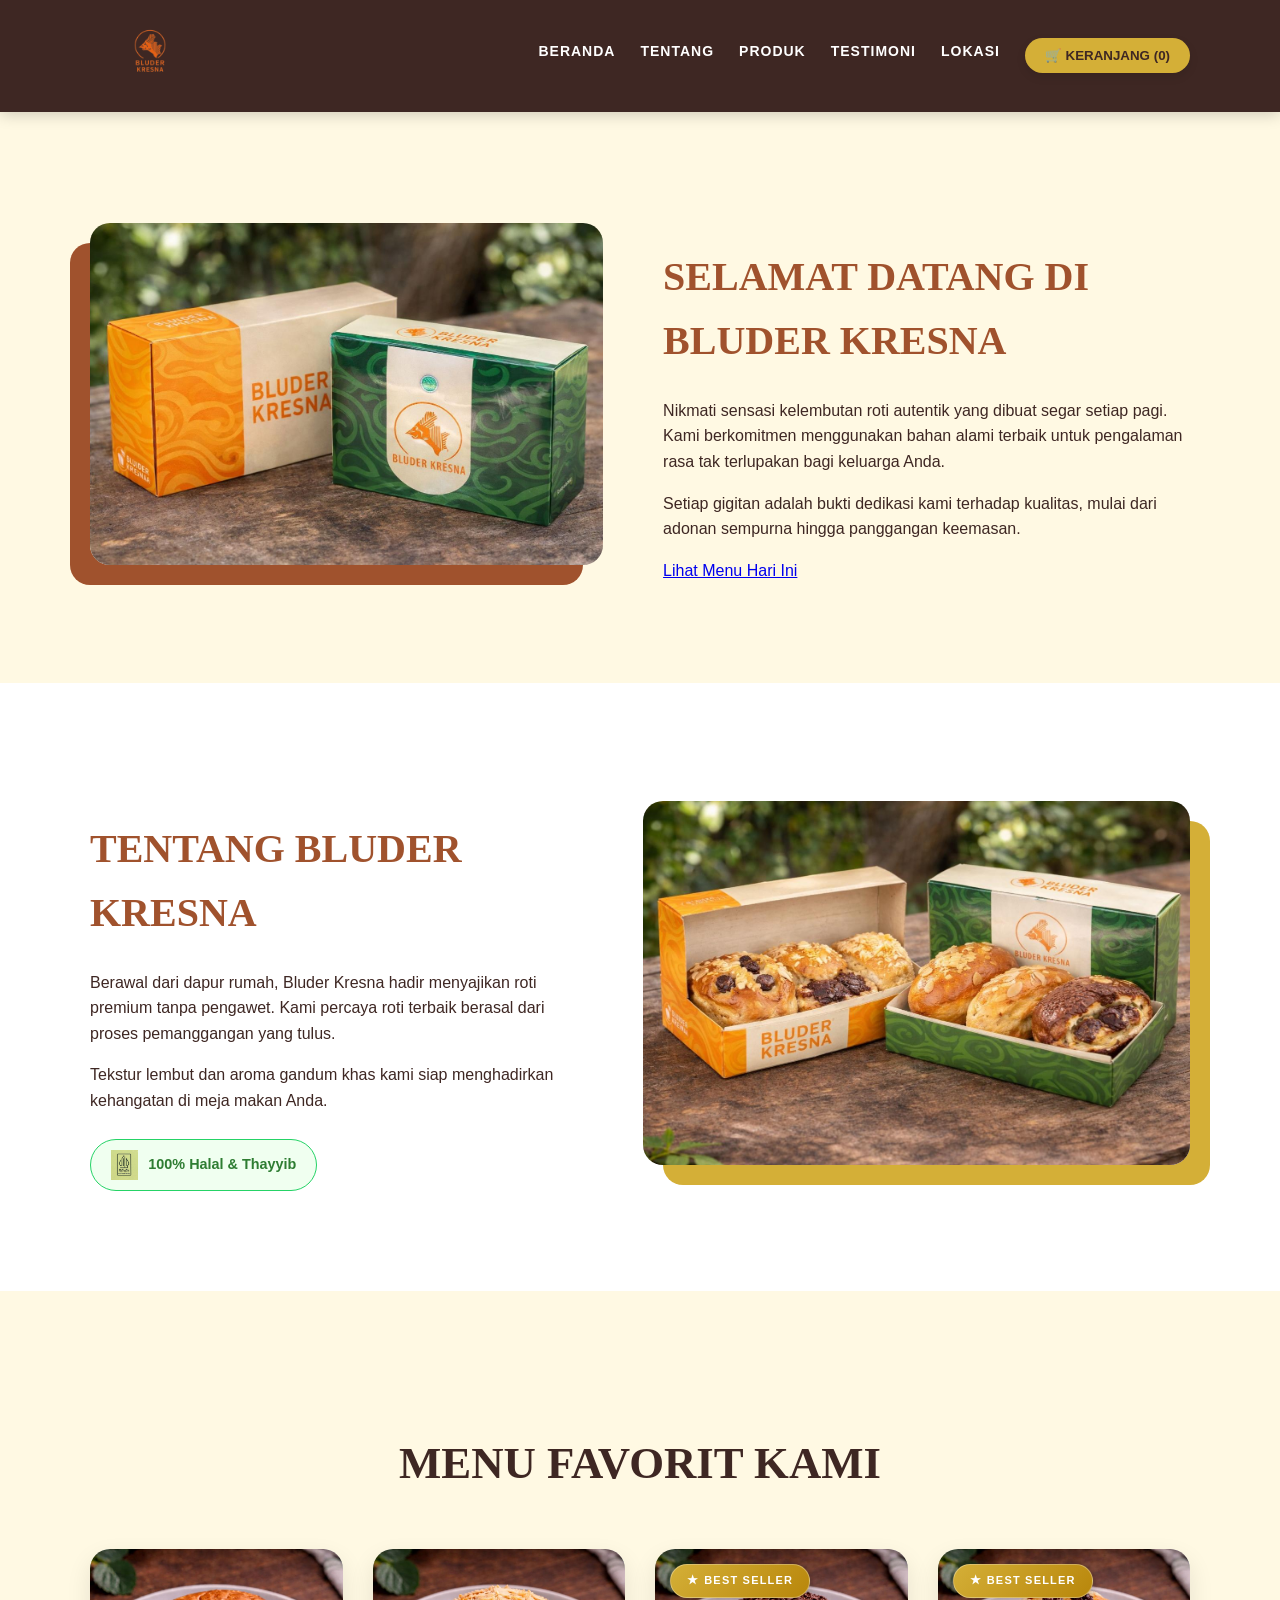
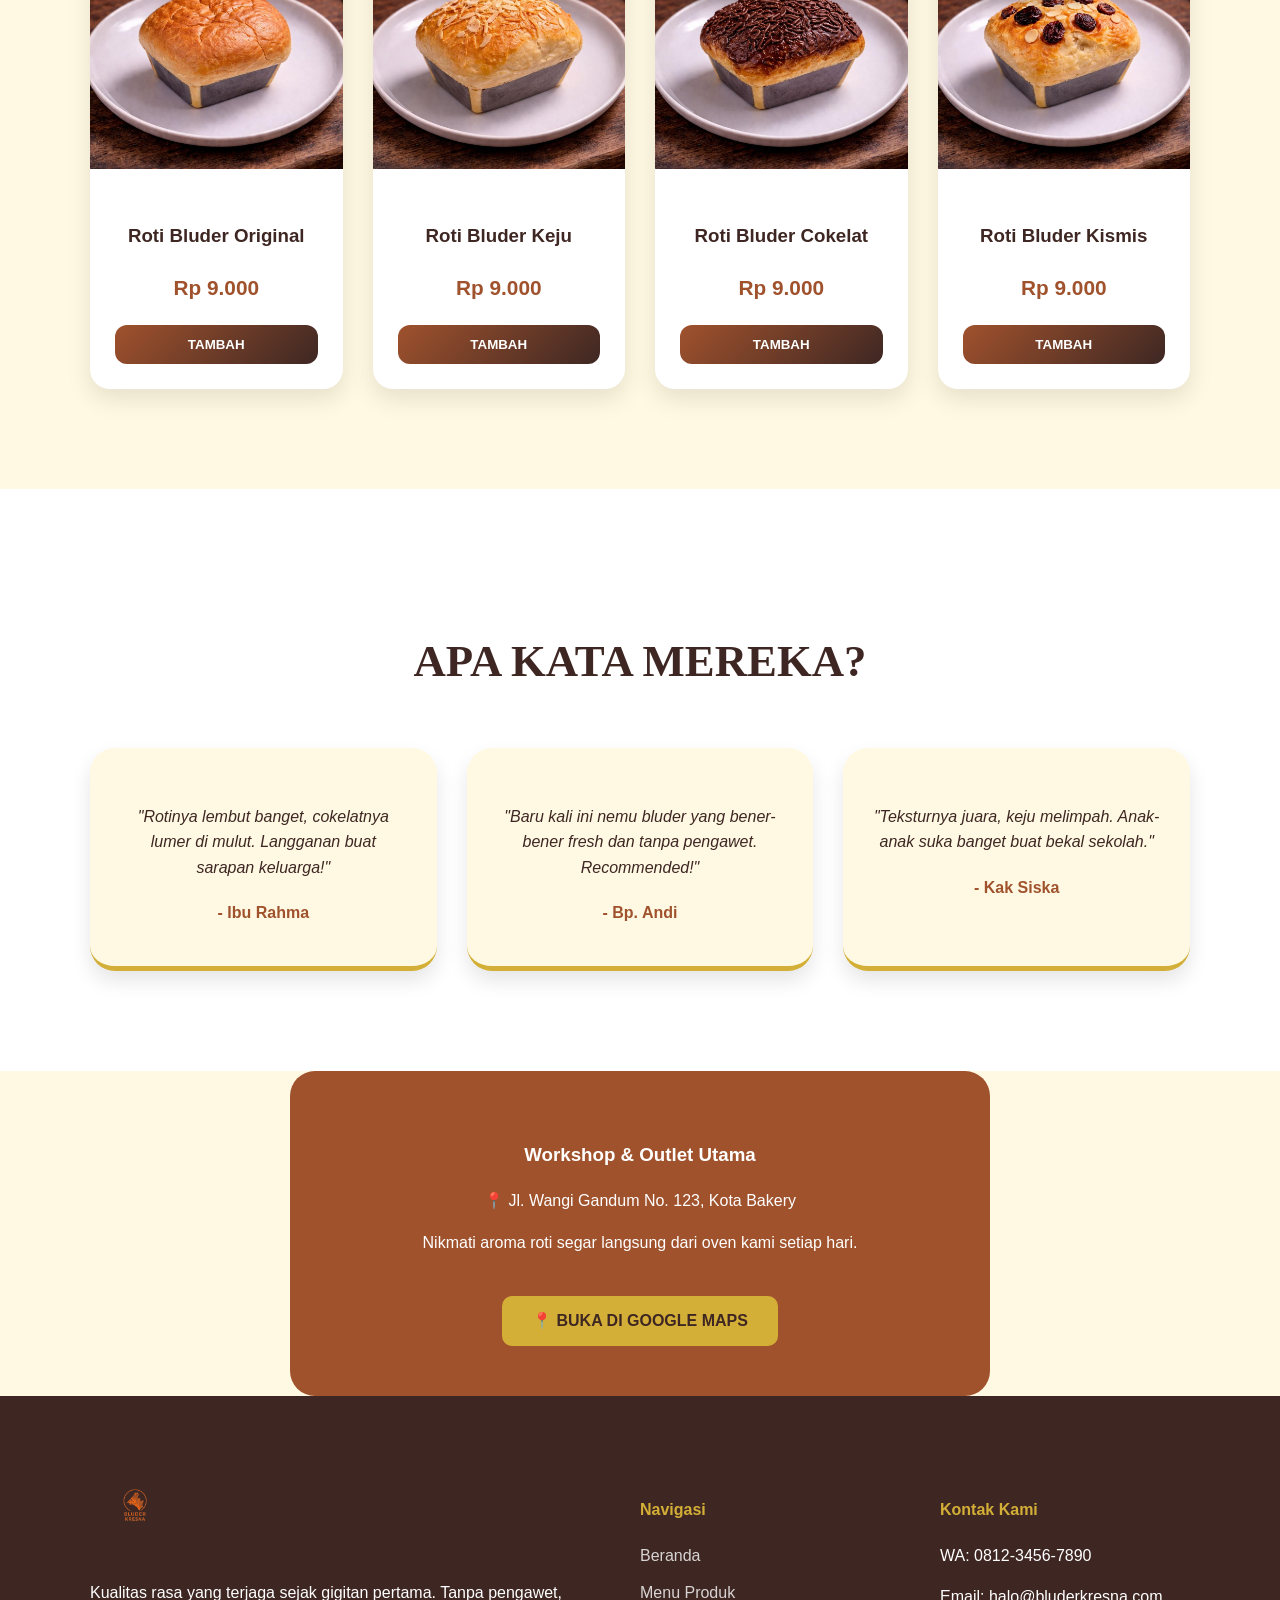
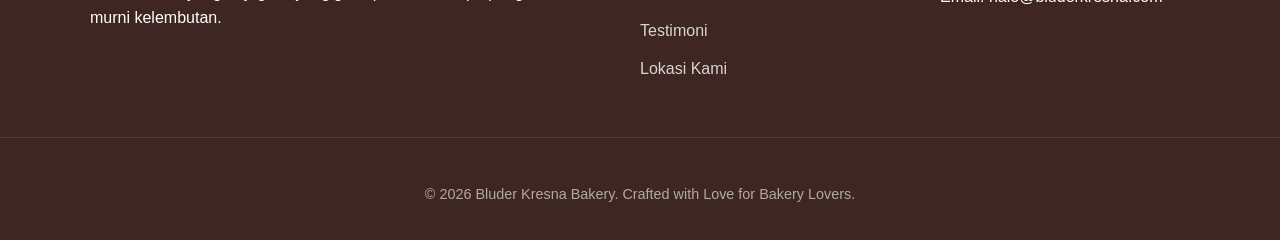
<file: index.html>
<!DOCTYPE html>
<html lang="id">
<head>
    <meta charset="UTF-8">
    <meta name="viewport" content="width=device-width, initial-scale=1.0">
    <!-- Meta tag keamanan & upgrade request otomatis ke HTTPS -->
    <meta http-equiv="Content-Security-Policy" content="upgrade-insecure-requests">
    <meta http-equiv="X-Content-Type-Options" content="nosniff">
    <title>Bluder Kresna | Premium Bakery & Pastry</title>
    <link rel="stylesheet" href="style.css">
</head>
<body>

    <!-- 1. NAVIGATION BAR -->
    <nav class="top-nav">
        <div class="container flex-nav">
            <div class="logo-wrapper">
                <img src="images/logo.png" alt="Bluder Kresna Logo" class="logo-img">
            </div>
            <ul class="nav-links">
                <li><a href="index.html">BERANDA</a></li>
                <li><a href="tentang.html">TENTANG</a></li>
                <li><a href="produk.html">PRODUK</a></li>
                <li><a href="testimoni.html">TESTIMONI</a></li>
                <li><a href="lokasi.html">LOKASI</a></li>
                <li class="cart-nav">
                    <button id="cartToggle" class="cart-button">
                        🛒 KERANJANG (<span id="cartCount">0</span>)
                    </button>
                </li>
            </ul>
        </div>
    </nav>

    <!-- 2. SECTION BERANDA (FOTO DI KIRI) -->
    <section id="beranda" class="welcome-section">
        <div class="container">
            <div class="welcome-content">
                <div class="welcome-image">
                    <img src="images/tentang.jpeg" alt="Suasana Toko Kami">
                </div>
                <div class="welcome-text">
                    <h2 class="title-left">SELAMAT DATANG DI BLUDER KRESNA</h2>
                    <p>Nikmati sensasi kelembutan roti autentik yang dibuat segar setiap pagi. Kami berkomitmen menggunakan bahan alami terbaik untuk pengalaman rasa tak terlupakan bagi keluarga Anda.</p>
                    <p>Setiap gigitan adalah bukti dedikasi kami terhadap kualitas, mulai dari adonan sempurna hingga panggangan keemasan.</p>
                    <a href="#produk" class="btn-secondary">Lihat Menu Hari Ini</a>
                </div>
            </div>
        </div>
    </section>

    <!-- 3. SECTION TENTANG KAMI (DENGAN KETERANGAN HALAL) -->
    <section id="tentang" class="about-section">
        <div class="container">
            <div class="about-content">
                <div class="about-text">
                    <h2 class="title-left">TENTANG BLUDER KRESNA</h2>
                    <p>Berawal dari dapur rumah, Bluder Kresna hadir menyajikan roti premium tanpa pengawet. Kami percaya roti terbaik berasal dari proses pemanggangan yang tulus.</p>
                    <p>Tekstur lembut dan aroma gandum khas kami siap menghadirkan kehangatan di meja makan Anda.</p>
                    
                    <!-- Keterangan Halal -->
                    <div class="halal-badge">
                        <img src="images/halal.jpeg" alt="Halal Icon">
                        <span>100% Halal & Thayyib</span>
                    </div>
                </div>
                <div class="about-image">
                    <img src="images/tentang2.jpeg" alt="Dapur Bakery Kami">
                </div>
            </div>
        </div>
    </section>

    <!-- 4. KATALOG PRODUK (4 ITEM) -->
    <section id="produk" class="product-section">
        <div class="container">
            <h2 class="title-center">MENU FAVORIT KAMI</h2>
            <div class="product-grid">
                <!-- Produk 1 -->
                <div class="card">
                    <img src="images/ori.jpeg" alt="Roti Bluder Original">
                    <div class="card-info">
                        <h3>Roti Bluder Original</h3>
                        <p class="price">Rp 9.000</p>
                        <button class="btn-add" data-name="Roti Bluder Original" data-price="9000">TAMBAH</button>
                    </div>
                </div>
                <!-- Produk 2 -->
                <div class="card">
                    <img src="images/keju.jpeg" alt="Roti Bluder Keju">
                    <div class="card-info">
                        <h3>Roti Bluder Keju</h3>
                        <p class="price">Rp 9.000</p>
                        <button class="btn-add" data-name="Roti Bluder Keju" data-price="9000">TAMBAH</button>
                    </div>
                </div>
                <!-- Produk 3 -->
                <div class="card">
                    <div class="card-badge">Best Seller</div>
                    <img src="images/coklat.jpeg" alt="Roti Bluder Cokelat">
                    <div class="card-info">
                        <h3>Roti Bluder Cokelat</h3>
                        <p class="price">Rp 9.000</p>
                        <button class="btn-add" data-name="Roti Bluder Cokelat" data-price="9000">TAMBAH</button>
                    </div>
                </div>
                <!-- Produk 4 -->
                <div class="card">
                    <div class="card-badge">Best Seller</div>
                    <img src="images/kismis.jpeg" alt="Roti Bluder Kismis">
                    <div class="card-info">
                        <h3>Roti Bluder Kismis</h3>
                        <p class="price">Rp 9.000</p>
                        <button class="btn-add" data-name="Roti Bluder Kismis" data-price="9000">TAMBAH</button>
                    </div>
                </div>
            </div>
        </div>
    </section>

    <!-- 5. SECTION TESTIMONI -->
    <section id="testimoni" class="testimonial-section">
        <div class="container">
            <h2 class="title-center">APA KATA MEREKA?</h2>
            <div class="testimonial-grid">
                <div class="testi-card">
                    <p>"Rotinya lembut banget, cokelatnya lumer di mulut. Langganan buat sarapan keluarga!"</p>
                    <h4>- Ibu Rahma</h4>
                </div>
                <div class="testi-card">
                    <p>"Baru kali ini nemu bluder yang bener-bener fresh dan tanpa pengawet. Recommended!"</p>
                    <h4>- Bp. Andi</h4>
                </div>
                <div class="testi-card">
                    <p>"Teksturnya juara, keju melimpah. Anak-anak suka banget buat bekal sekolah."</p>
                    <h4>- Kak Siska</h4>
                </div>
            </div>
        </div>
    </section>

    <!-- 6. LOKASI TOKO -->
    <section id="lokasi" class="location-section">
        <div class="container">
            <div class="location-simple-card">
                <h3>Workshop & Outlet Utama</h3>
                <p>📍 Jl. Wangi Gandum No. 123, Kota Bakery</p>
                <p>Nikmati aroma roti segar langsung dari oven kami setiap hari.</p>
                <a href="https://goo.gl/maps/link-anda" target="_blank" rel="noopener noreferrer" class="btn-maps">
                    📍 BUKA DI GOOGLE MAPS
                </a>
            </div>
        </div>
    </section>
    
    <!-- 7. FOOTER (LENGKAP) -->
    <footer class="site-footer">
        <div class="container footer-grid">
            <div class="footer-info">
                <img src="images/logo.png" alt="Bluder Kresna" class="footer-logo">
                <p>Kualitas rasa yang terjaga sejak gigitan pertama. Tanpa pengawet, murni kelembutan.</p>
            </div>
            <div class="footer-nav">
                <h4>Navigasi</h4>
                <ul>
                    <li><a href="index.html">Beranda</a></li>
                    <li><a href="produk.html">Menu Produk</a></li>
                    <li><a href="testimoni.html">Testimoni</a></li>
                    <li><a href="lokasi.html">Lokasi Kami</a></li>
                </ul>
            </div>
            <div class="footer-contact">
                <h4>Kontak Kami</h4>
                <p>WA: 0812-3456-7890</p>
                <p>Email: halo@bluderkresna.com</p>
            </div>
        </div>
        <div class="footer-bottom">
            <p>&copy; 2026 Bluder Kresna Bakery. Crafted with Love for Bakery Lovers.</p>
        </div>
    </footer>

    <!-- 8. MODAL CHECKOUT & KERANJANG -->
    <div id="cartModal" class="modal hidden">
        <div class="modal-content">
            <div class="modal-header">
                <h2>📋 Checkout Pesanan</h2>
                <button id="closeModal" class="close-btn">&times;</button>
            </div>
            <div class="modal-body">
                <div class="customer-form">
                    <input type="text" id="custName" placeholder="Nama Lengkap" autocomplete="name" required>
                    <input type="text" id="custAddress" placeholder="Alamat Lengkap" required>
                    <input type="tel" id="custPhone" placeholder="Nomor WhatsApp (Contoh: 62812...)" required>
                    <select id="payMethod" class="pay-select">
                        <option value="Bayar Ditempat">Bayar Ditempat (COD)</option>
                        <option value="QRIS">QRIS</option>
                        <option value="Bank BCA">Transfer Bank BCA</option>
                        <option value="Bank Mandiri">Transfer Bank Mandiri</option>
                    </select>
                </div>
                <hr>
                <ul id="modalItemList"></ul>
                <div class="modal-summary">
                    <h3>Total Bayar: Rp <span id="modalTotal">0</span></h3>
                </div>
            </div>
            <div class="modal-footer">
                <button id="finalOrderBtn" class="btn-confirm">KIRIM PESANAN KE WHATSAPP</button>
            </div>
        </div>
    </div>

    <script src="main.js"></script>
</body>
</html>
</file>
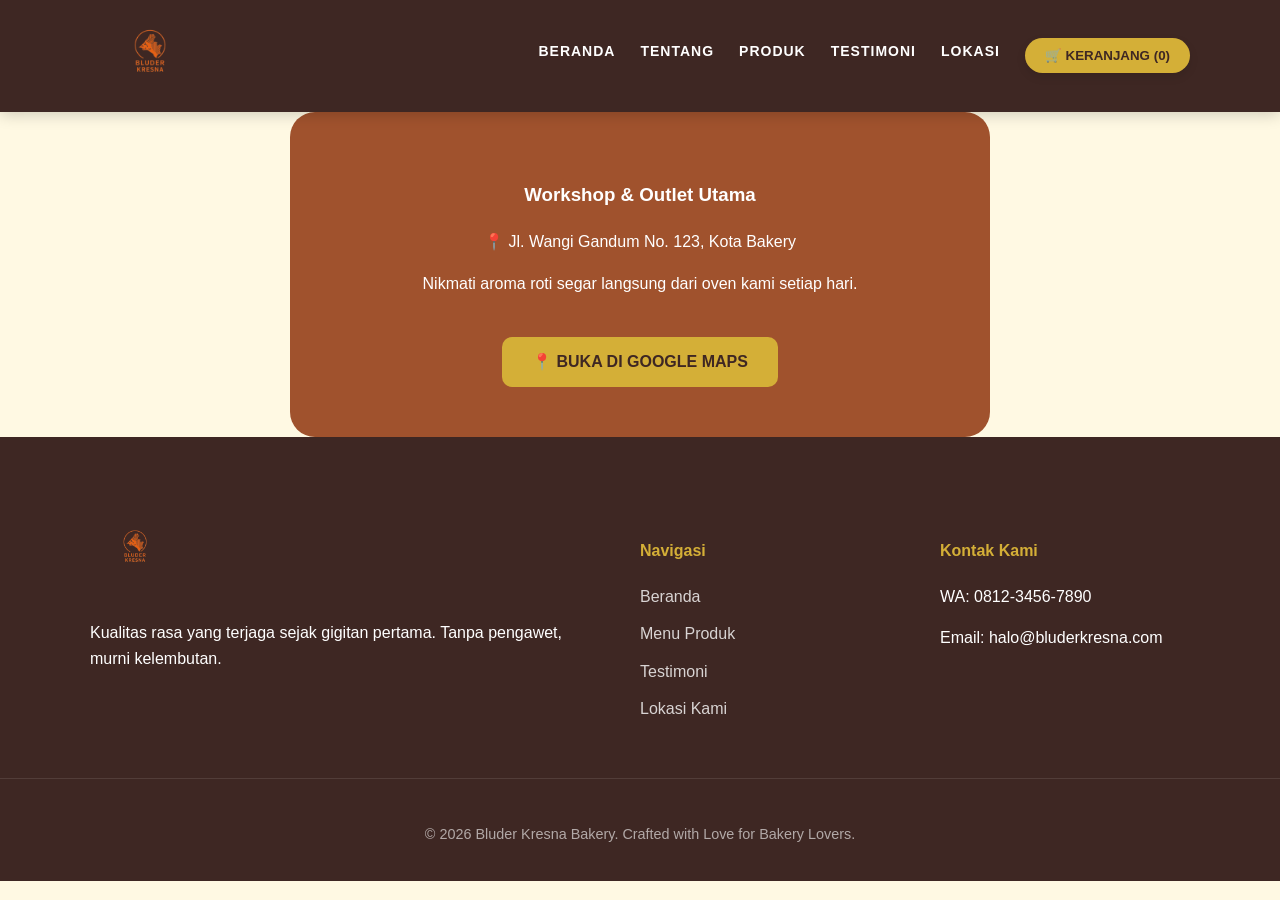
<file: lokasi.html>
<!DOCTYPE html>
<html lang="id">
<head>
    <meta charset="UTF-8">
    <meta name="viewport" content="width=device-width, initial-scale=1.0">
    <!-- Meta tag keamanan & upgrade request otomatis ke HTTPS -->
    <meta http-equiv="Content-Security-Policy" content="upgrade-insecure-requests">
    <meta http-equiv="X-Content-Type-Options" content="nosniff">
    <title>Bluder Kresna | Premium Bakery & Pastry</title>
    <link rel="stylesheet" href="style.css">
</head>
<body>

    <!-- 1. NAVIGATION BAR -->
    <nav class="top-nav">
        <div class="container flex-nav">
            <div class="logo-wrapper">
                <img src="images/logo.png" alt="Bluder Kresna Logo" class="logo-img">
            </div>
            <ul class="nav-links">
                <li><a href="index.html">BERANDA</a></li>
                <li><a href="tentang.html">TENTANG</a></li>
                <li><a href="produk.html">PRODUK</a></li>
                <li><a href="testimoni.html">TESTIMONI</a></li>
                <li><a href="lokasi.html">LOKASI</a></li>
                <li class="cart-nav">
                    <button id="cartToggle" class="cart-button">
                        🛒 KERANJANG (<span id="cartCount">0</span>)
                    </button>
                </li>
            </ul>
        </div>
    </nav>

  <!-- 6. LOKASI TOKO -->
    <section id="lokasi" class="location-section">
        <div class="container">
            <div class="location-simple-card">
                <h3>Workshop & Outlet Utama</h3>
                <p>📍 Jl. Wangi Gandum No. 123, Kota Bakery</p>
                <p>Nikmati aroma roti segar langsung dari oven kami setiap hari.</p>
                <a href="https://goo.gl/maps/link-anda" target="_blank" rel="noopener noreferrer" class="btn-maps">
                    📍 BUKA DI GOOGLE MAPS
                </a>
            </div>
        </div>
    </section>
   <!-- 7. FOOTER (LENGKAP) -->
    <footer class="site-footer">
        <div class="container footer-grid">
            <div class="footer-info">
                <img src="images/logo.png" alt="Bluder Kresna" class="footer-logo">
                <p>Kualitas rasa yang terjaga sejak gigitan pertama. Tanpa pengawet, murni kelembutan.</p>
            </div>
            <div class="footer-nav">
                <h4>Navigasi</h4>
                <ul>
                    <li><a href="index.html">Beranda</a></li>
                    <li><a href="produk.html">Menu Produk</a></li>
                    <li><a href="testimoni.html">Testimoni</a></li>
                    <li><a href="lokasi.html">Lokasi Kami</a></li>
                </ul>
            </div>
            <div class="footer-contact">
                <h4>Kontak Kami</h4>
                <p>WA: 0812-3456-7890</p>
                <p>Email: halo@bluderkresna.com</p>
            </div>
        </div>
        <div class="footer-bottom">
            <p>&copy; 2026 Bluder Kresna Bakery. Crafted with Love for Bakery Lovers.</p>
        </div>
    </footer>

    <!-- 8. MODAL CHECKOUT & KERANJANG -->
    <div id="cartModal" class="modal hidden">
        <div class="modal-content">
            <div class="modal-header">
                <h2>📋 Checkout Pesanan</h2>
                <button id="closeModal" class="close-btn">&times;</button>
            </div>
            <div class="modal-body">
                <div class="customer-form">
                    <input type="text" id="custName" placeholder="Nama Lengkap" autocomplete="name" required>
                    <input type="text" id="custAddress" placeholder="Alamat Lengkap" required>
                    <input type="tel" id="custPhone" placeholder="Nomor WhatsApp (Contoh: 62812...)" required>
                    <select id="payMethod" class="pay-select">
                        <option value="Bayar Ditempat">Bayar Ditempat (COD)</option>
                        <option value="QRIS">QRIS</option>
                        <option value="Bank BCA">Transfer Bank BCA</option>
                        <option value="Bank Mandiri">Transfer Bank Mandiri</option>
                    </select>
                </div>
                <hr>
                <ul id="modalItemList"></ul>
                <div class="modal-summary">
                    <h3>Total Bayar: Rp <span id="modalTotal">0</span></h3>
                </div>
            </div>
            <div class="modal-footer">
                <button id="finalOrderBtn" class="btn-confirm">KIRIM PESANAN KE WHATSAPP</button>
            </div>
        </div>
    </div>

    <script src="main.js"></script>
</body>
</html>
</file>
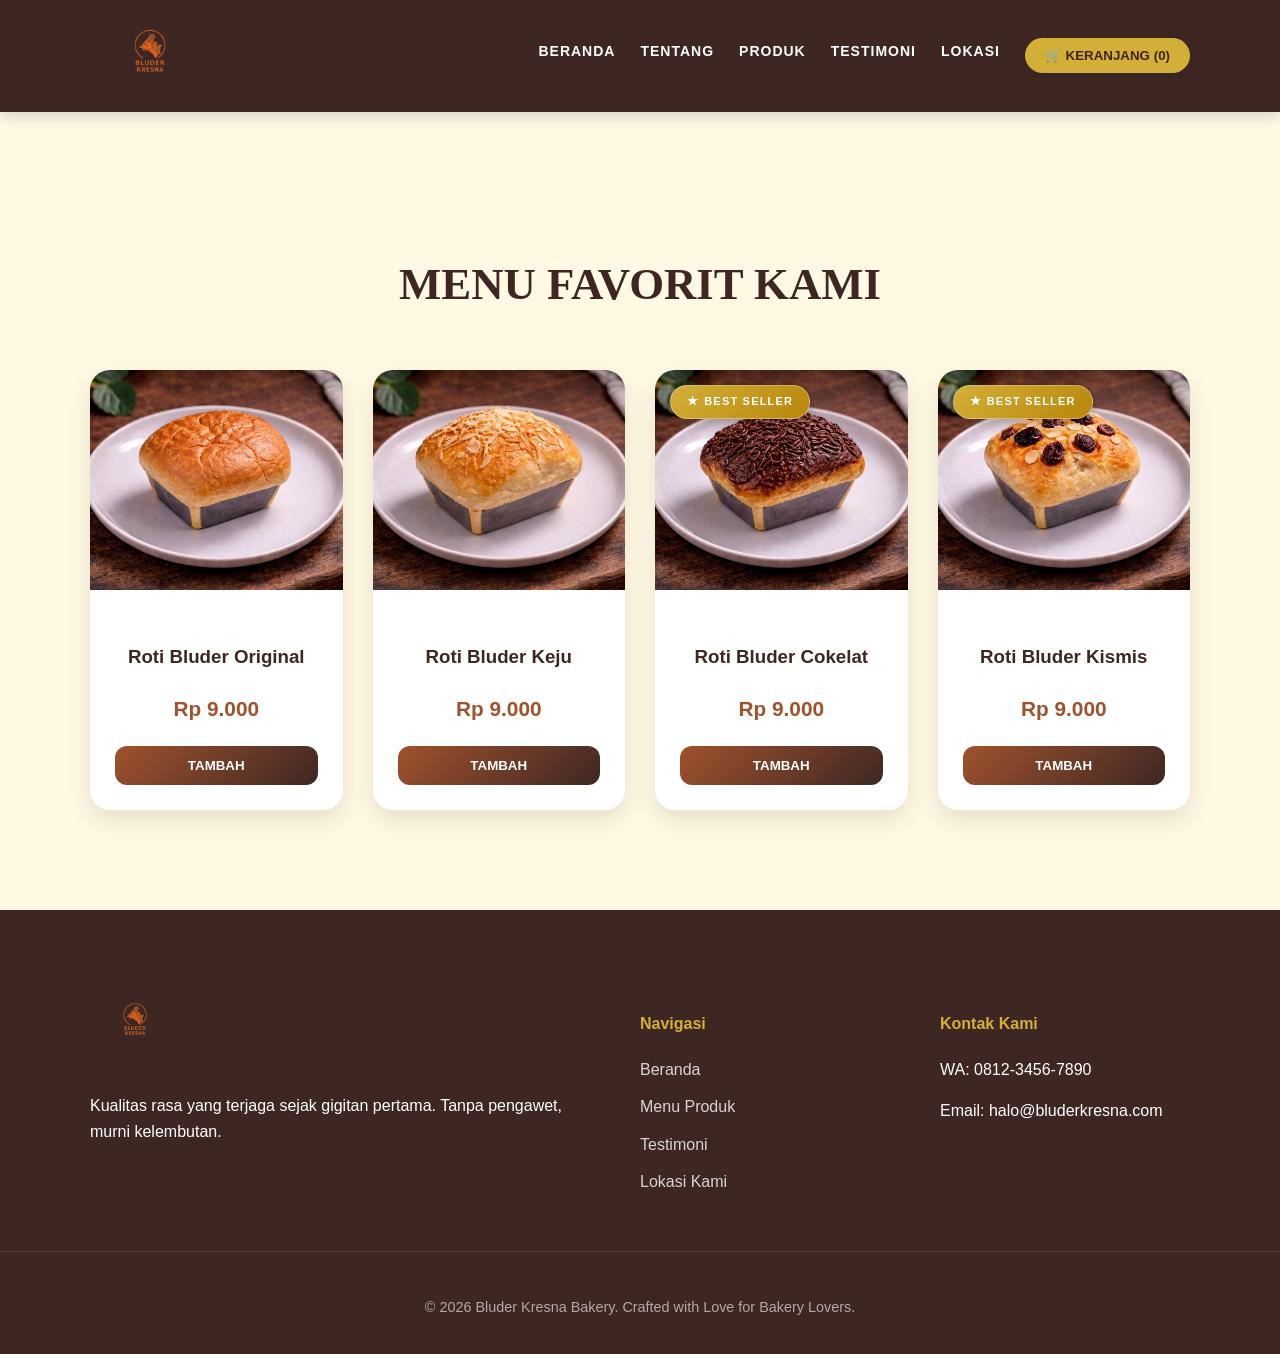
<file: produk.html>
<!DOCTYPE html>
<html lang="id">
<head>
    <meta charset="UTF-8">
    <meta name="viewport" content="width=device-width, initial-scale=1.0">
    <!-- Meta tag keamanan & upgrade request otomatis ke HTTPS -->
    <meta http-equiv="Content-Security-Policy" content="upgrade-insecure-requests">
    <meta http-equiv="X-Content-Type-Options" content="nosniff">
    <title>Bluder Kresna | Premium Bakery & Pastry</title>
    <link rel="stylesheet" href="style.css">
</head>
<body>

    <!-- 1. NAVIGATION BAR -->
    <nav class="top-nav">
        <div class="container flex-nav">
            <div class="logo-wrapper">
                <img src="images/logo.png" alt="Bluder Kresna Logo" class="logo-img">
            </div>
            <ul class="nav-links">
                <li><a href="index.html">BERANDA</a></li>
                <li><a href="tentang.html">TENTANG</a></li>
                <li><a href="produk.html">PRODUK</a></li>
                <li><a href="testimoni.html">TESTIMONI</a></li>
                <li><a href="lokasi.html">LOKASI</a></li>
                <li class="cart-nav">
                    <button id="cartToggle" class="cart-button">
                        🛒 KERANJANG (<span id="cartCount">0</span>)
                    </button>
                </li>
            </ul>
        </div>
    </nav>

     <!-- 4. KATALOG PRODUK (4 ITEM) -->
    <section id="produk" class="product-section">
        <div class="container">
            <h2 class="title-center">MENU FAVORIT KAMI</h2>
            <div class="product-grid">
                <!-- Produk 1 -->
                <div class="card">
                    <img src="images/ori.jpeg" alt="Roti Bluder Original">
                    <div class="card-info">
                        <h3>Roti Bluder Original</h3>
                        <p class="price">Rp 9.000</p>
                        <button class="btn-add" data-name="Roti Bluder Original" data-price="9000">TAMBAH</button>
                    </div>
                </div>
                <!-- Produk 2 -->
                <div class="card">
                    <img src="images/keju.jpeg" alt="Roti Bluder Keju">
                    <div class="card-info">
                        <h3>Roti Bluder Keju</h3>
                        <p class="price">Rp 9.000</p>
                        <button class="btn-add" data-name="Roti Bluder Keju" data-price="9000">TAMBAH</button>
                    </div>
                </div>
                <!-- Produk 3 -->
                <div class="card">
                    <div class="card-badge">Best Seller</div>
                    <img src="images/coklat.jpeg" alt="Roti Bluder Cokelat">
                    <div class="card-info">
                        <h3>Roti Bluder Cokelat</h3>
                        <p class="price">Rp 9.000</p>
                        <button class="btn-add" data-name="Roti Bluder Cokelat" data-price="9000">TAMBAH</button>
                    </div>
                </div>
                <!-- Produk 4 -->
                <div class="card">
                    <div class="card-badge">Best Seller</div>
                    <img src="images/kismis.jpeg" alt="Roti Bluder Kismis">
                    <div class="card-info">
                        <h3>Roti Bluder Kismis</h3>
                        <p class="price">Rp 9.000</p>
                        <button class="btn-add" data-name="Roti Bluder Kismis" data-price="9000">TAMBAH</button>
                    </div>
                </div>
            </div>
        </div>
    </section>
   <!-- 7. FOOTER (LENGKAP) -->
    <footer class="site-footer">
        <div class="container footer-grid">
            <div class="footer-info">
                <img src="images/logo.png" alt="Bluder Kresna" class="footer-logo">
                <p>Kualitas rasa yang terjaga sejak gigitan pertama. Tanpa pengawet, murni kelembutan.</p>
            </div>
            <div class="footer-nav">
                <h4>Navigasi</h4>
                <ul>
                    <li><a href="index.html">Beranda</a></li>
                    <li><a href="produk.html">Menu Produk</a></li>
                    <li><a href="testimoni.html">Testimoni</a></li>
                    <li><a href="lokasi.html">Lokasi Kami</a></li>
                </ul>
            </div>
            <div class="footer-contact">
                <h4>Kontak Kami</h4>
                <p>WA: 0812-3456-7890</p>
                <p>Email: halo@bluderkresna.com</p>
            </div>
        </div>
        <div class="footer-bottom">
            <p>&copy; 2026 Bluder Kresna Bakery. Crafted with Love for Bakery Lovers.</p>
        </div>
    </footer>

    <!-- 8. MODAL CHECKOUT & KERANJANG -->
    <div id="cartModal" class="modal hidden">
        <div class="modal-content">
            <div class="modal-header">
                <h2>📋 Checkout Pesanan</h2>
                <button id="closeModal" class="close-btn">&times;</button>
            </div>
            <div class="modal-body">
                <div class="customer-form">
                    <input type="text" id="custName" placeholder="Nama Lengkap" autocomplete="name" required>
                    <input type="text" id="custAddress" placeholder="Alamat Lengkap" required>
                    <input type="tel" id="custPhone" placeholder="Nomor WhatsApp (Contoh: 62812...)" required>
                    <select id="payMethod" class="pay-select">
                        <option value="Bayar Ditempat">Bayar Ditempat (COD)</option>
                        <option value="QRIS">QRIS</option>
                        <option value="Bank BCA">Transfer Bank BCA</option>
                        <option value="Bank Mandiri">Transfer Bank Mandiri</option>
                    </select>
                </div>
                <hr>
                <ul id="modalItemList"></ul>
                <div class="modal-summary">
                    <h3>Total Bayar: Rp <span id="modalTotal">0</span></h3>
                </div>
            </div>
            <div class="modal-footer">
                <button id="finalOrderBtn" class="btn-confirm">KIRIM PESANAN KE WHATSAPP</button>
            </div>
        </div>
    </div>

    <script src="main.js"></script>
</body>
</html>
</file>
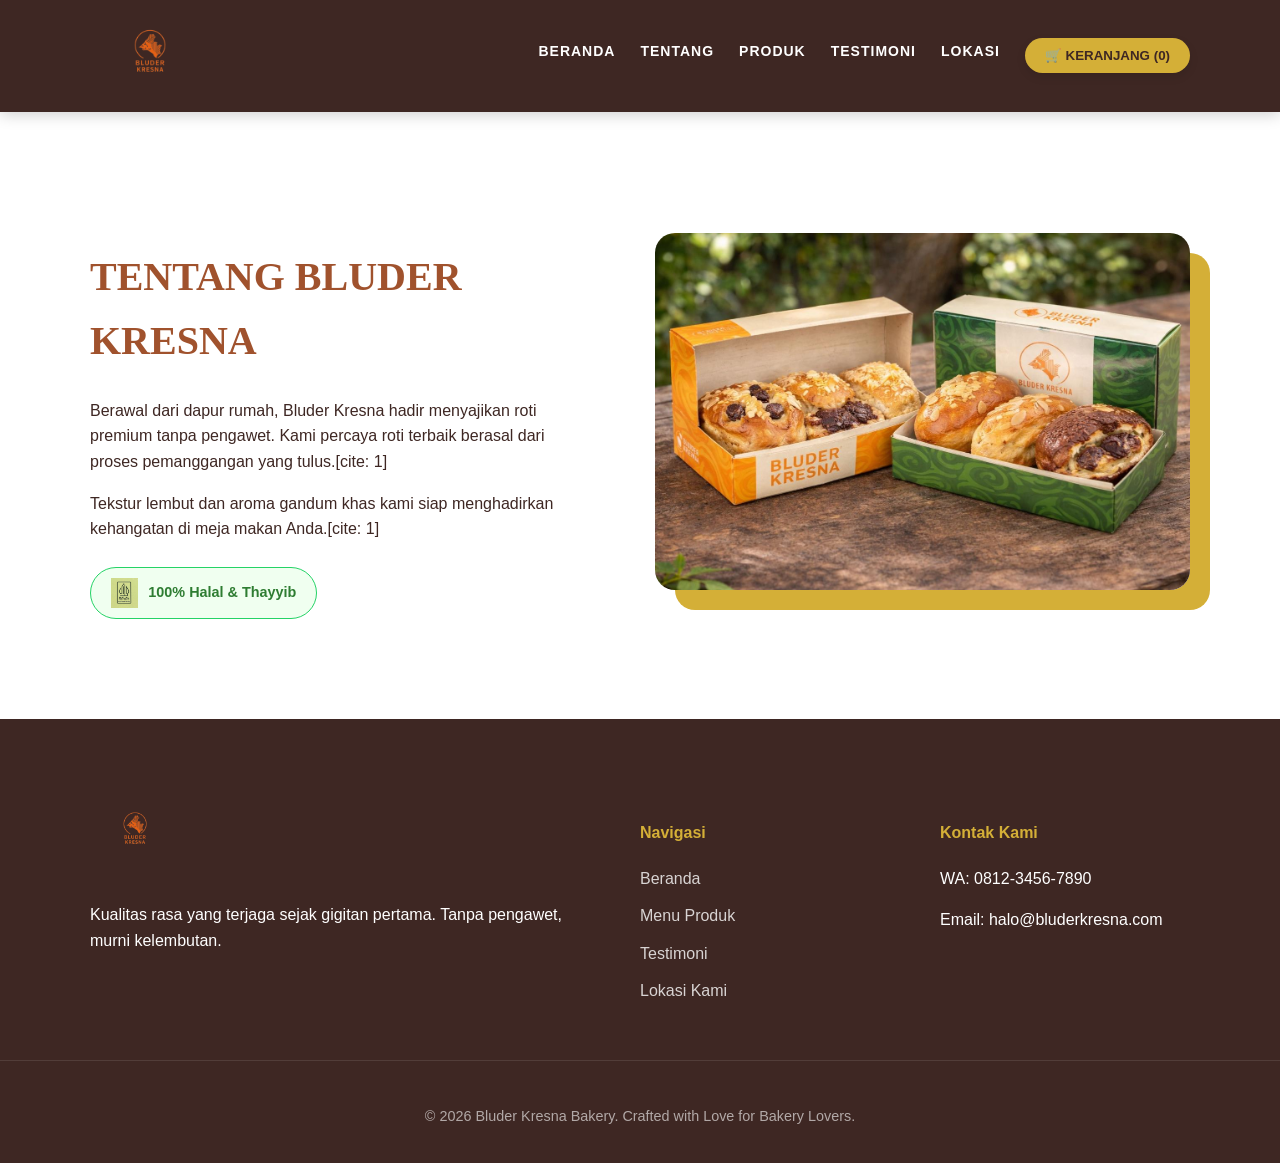
<file: tentang.html>
<!DOCTYPE html>
<html lang="id">
<head>
    <meta charset="UTF-8">
    <meta name="viewport" content="width=device-width, initial-scale=1.0">
    <!-- Meta tag keamanan & upgrade request otomatis ke HTTPS -->
    <meta http-equiv="Content-Security-Policy" content="upgrade-insecure-requests">
    <meta http-equiv="X-Content-Type-Options" content="nosniff">
    <title>Bluder Kresna | Premium Bakery & Pastry</title>
    <link rel="stylesheet" href="style.css">
</head>
<body>

    <!-- 1. NAVIGATION BAR -->
    <nav class="top-nav">
        <div class="container flex-nav">
            <div class="logo-wrapper">
                <img src="images/logo.png" alt="Bluder Kresna Logo" class="logo-img">
            </div>
            <ul class="nav-links">
                <li><a href="index.html">BERANDA</a></li>
                <li><a href="tentang.html">TENTANG</a></li>
                <li><a href="produk.html">PRODUK</a></li>
                <li><a href="testimoni.html">TESTIMONI</a></li>
                <li><a href="lokasi.html">LOKASI</a></li>
                <li class="cart-nav">
                    <button id="cartToggle" class="cart-button">
                        🛒 KERANJANG (<span id="cartCount">0</span>)
                    </button>
                </li>
            </ul>
        </div>
    </nav>

 <section id="tentang" class="about-section">
        <div class="container">
            <div class="about-content">
                <div class="about-text">
                    <h2 class="title-left">TENTANG BLUDER KRESNA</h2>
                    <p>Berawal dari dapur rumah, Bluder Kresna hadir menyajikan roti premium tanpa pengawet. Kami percaya roti terbaik berasal dari proses pemanggangan yang tulus.[cite: 1]</p>
                    <p>Tekstur lembut dan aroma gandum khas kami siap menghadirkan kehangatan di meja makan Anda.[cite: 1]</p>
                    
                    <!-- Keterangan Halal -->
                    <div class="halal-badge">
                        <img src="images/halal.jpeg" alt="Halal Icon">
                        <span>100% Halal & Thayyib</span>
                    </div>
                </div>
                <div class="about-image">
                    <img src="images/tentang2.jpeg" alt="Dapur Bakery Kami">
                </div>
            </div>
        </div>
    </section>
   <!-- 7. FOOTER (LENGKAP) -->
    <footer class="site-footer">
        <div class="container footer-grid">
            <div class="footer-info">
                <img src="images/logo.png" alt="Bluder Kresna" class="footer-logo">
                <p>Kualitas rasa yang terjaga sejak gigitan pertama. Tanpa pengawet, murni kelembutan.</p>
            </div>
            <div class="footer-nav">
                <h4>Navigasi</h4>
                <ul>
                    <li><a href="index.html">Beranda</a></li>
                    <li><a href="produk.html">Menu Produk</a></li>
                    <li><a href="testimoni.html">Testimoni</a></li>
                    <li><a href="lokasi.html">Lokasi Kami</a></li>
                </ul>
            </div>
            <div class="footer-contact">
                <h4>Kontak Kami</h4>
                <p>WA: 0812-3456-7890</p>
                <p>Email: halo@bluderkresna.com</p>
            </div>
        </div>
        <div class="footer-bottom">
            <p>&copy; 2026 Bluder Kresna Bakery. Crafted with Love for Bakery Lovers.</p>
        </div>
    </footer>

    <!-- 8. MODAL CHECKOUT & KERANJANG -->
    <div id="cartModal" class="modal hidden">
        <div class="modal-content">
            <div class="modal-header">
                <h2>📋 Checkout Pesanan</h2>
                <button id="closeModal" class="close-btn">&times;</button>
            </div>
            <div class="modal-body">
                <div class="customer-form">
                    <input type="text" id="custName" placeholder="Nama Lengkap" autocomplete="name" required>
                    <input type="text" id="custAddress" placeholder="Alamat Lengkap" required>
                    <input type="tel" id="custPhone" placeholder="Nomor WhatsApp (Contoh: 62812...)" required>
                    <select id="payMethod" class="pay-select">
                        <option value="Bayar Ditempat">Bayar Ditempat (COD)</option>
                        <option value="QRIS">QRIS</option>
                        <option value="Bank BCA">Transfer Bank BCA</option>
                        <option value="Bank Mandiri">Transfer Bank Mandiri</option>
                    </select>
                </div>
                <hr>
                <ul id="modalItemList"></ul>
                <div class="modal-summary">
                    <h3>Total Bayar: Rp <span id="modalTotal">0</span></h3>
                </div>
            </div>
            <div class="modal-footer">
                <button id="finalOrderBtn" class="btn-confirm">KIRIM PESANAN KE WHATSAPP</button>
            </div>
        </div>
    </div>

    <script src="main.js"></script>
</body>
</html>
</file>
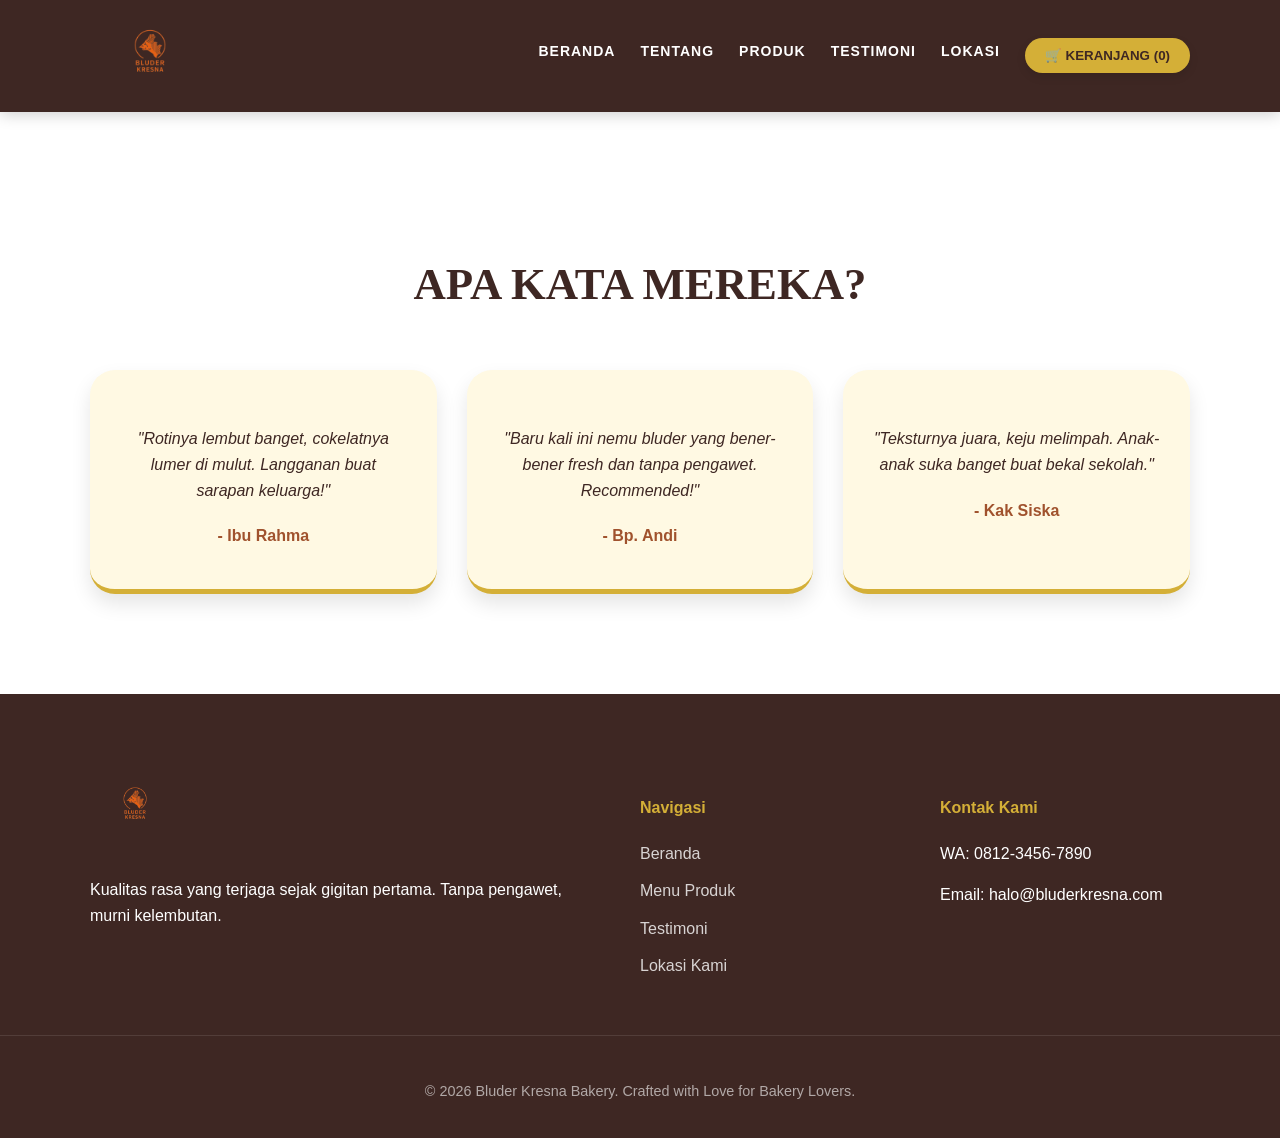
<file: testimoni.html>
<!DOCTYPE html>
<html lang="id">
<head>
    <meta charset="UTF-8">
    <meta name="viewport" content="width=device-width, initial-scale=1.0">
    <!-- Meta tag keamanan & upgrade request otomatis ke HTTPS -->
    <meta http-equiv="Content-Security-Policy" content="upgrade-insecure-requests">
    <meta http-equiv="X-Content-Type-Options" content="nosniff">
    <title>Bluder Kresna | Premium Bakery & Pastry</title>
    <link rel="stylesheet" href="style.css">
</head>
<body>

    <!-- 1. NAVIGATION BAR -->
    <nav class="top-nav">
        <div class="container flex-nav">
            <div class="logo-wrapper">
                <img src="images/logo.png" alt="Bluder Kresna Logo" class="logo-img">
            </div>
            <ul class="nav-links">
                <li><a href="index.html">BERANDA</a></li>
                <li><a href="tentang.html">TENTANG</a></li>
                <li><a href="produk.html">PRODUK</a></li>
                <li><a href="testimoni.html">TESTIMONI</a></li>
                <li><a href="lokasi.html">LOKASI</a></li>
                <li class="cart-nav">
                    <button id="cartToggle" class="cart-button">
                        🛒 KERANJANG (<span id="cartCount">0</span>)
                    </button>
                </li>
            </ul>
        </div>
    </nav>

   <!-- 5. SECTION TESTIMONI -->
    <section id="testimoni" class="testimonial-section">
        <div class="container">
            <h2 class="title-center">APA KATA MEREKA?</h2>
            <div class="testimonial-grid">
                <div class="testi-card">
                    <p>"Rotinya lembut banget, cokelatnya lumer di mulut. Langganan buat sarapan keluarga!"</p>
                    <h4>- Ibu Rahma</h4>
                </div>
                <div class="testi-card">
                    <p>"Baru kali ini nemu bluder yang bener-bener fresh dan tanpa pengawet. Recommended!"</p>
                    <h4>- Bp. Andi</h4>
                </div>
                <div class="testi-card">
                    <p>"Teksturnya juara, keju melimpah. Anak-anak suka banget buat bekal sekolah."</p>
                    <h4>- Kak Siska</h4>
                </div>
            </div>
        </div>
    </section>
   <!-- 7. FOOTER (LENGKAP) -->
    <footer class="site-footer">
        <div class="container footer-grid">
            <div class="footer-info">
                <img src="images/logo.png" alt="Bluder Kresna" class="footer-logo">
                <p>Kualitas rasa yang terjaga sejak gigitan pertama. Tanpa pengawet, murni kelembutan.</p>
            </div>
            <div class="footer-nav">
                <h4>Navigasi</h4>
                <ul>
                    <li><a href="index.html">Beranda</a></li>
                    <li><a href="produk.html">Menu Produk</a></li>
                    <li><a href="testimoni.html">Testimoni</a></li>
                    <li><a href="lokasi.html">Lokasi Kami</a></li>
                </ul>
            </div>
            <div class="footer-contact">
                <h4>Kontak Kami</h4>
                <p>WA: 0812-3456-7890</p>
                <p>Email: halo@bluderkresna.com</p>
            </div>
        </div>
        <div class="footer-bottom">
            <p>&copy; 2026 Bluder Kresna Bakery. Crafted with Love for Bakery Lovers.</p>
        </div>
    </footer>

    <!-- 8. MODAL CHECKOUT & KERANJANG -->
    <div id="cartModal" class="modal hidden">
        <div class="modal-content">
            <div class="modal-header">
                <h2>📋 Checkout Pesanan</h2>
                <button id="closeModal" class="close-btn">&times;</button>
            </div>
            <div class="modal-body">
                <div class="customer-form">
                    <input type="text" id="custName" placeholder="Nama Lengkap" autocomplete="name" required>
                    <input type="text" id="custAddress" placeholder="Alamat Lengkap" required>
                    <input type="tel" id="custPhone" placeholder="Nomor WhatsApp (Contoh: 62812...)" required>
                    <select id="payMethod" class="pay-select">
                        <option value="Bayar Ditempat">Bayar Ditempat (COD)</option>
                        <option value="QRIS">QRIS</option>
                        <option value="Bank BCA">Transfer Bank BCA</option>
                        <option value="Bank Mandiri">Transfer Bank Mandiri</option>
                    </select>
                </div>
                <hr>
                <ul id="modalItemList"></ul>
                <div class="modal-summary">
                    <h3>Total Bayar: Rp <span id="modalTotal">0</span></h3>
                </div>
            </div>
            <div class="modal-footer">
                <button id="finalOrderBtn" class="btn-confirm">KIRIM PESANAN KE WHATSAPP</button>
            </div>
        </div>
    </div>

    <script src="main.js"></script>
</body>
</html>
</file>
<file: style.css>
/* --- 1. VARIABEL WARNA & DASAR --- */
:root {
    --cokelat-tua: #3E2723;
    --cokelat-roti: #A0522D;
    --emas-madu: #D4AF37;
    --cream-lembut: #FFF9E3;
    --putih-bersih: #FFFFFF;
    --hijau-wa: #25D366;
    --shadow-soft: rgba(0, 0, 0, 0.1);
    --transition: all 0.3s ease;
}

* {
    box-sizing: border-box;
}

html {
    scroll-behavior: smooth;
}

body {
    margin: 0;
    padding: 0;
    font-family: 'Poppins', 'Trebuchet MS', sans-serif;
    background-color: var(--cream-lembut);
    color: var(--cokelat-tua);
    line-height: 1.6;
}

.container {
    width: 90%;
    max-width: 1100px;
    margin: 0 auto;
}

/* --- 2. NAVIGASI --- */
.top-nav {
    background: var(--cokelat-tua);
    padding: 12px 0;
    position: sticky;
    top: 0;
    z-index: 1000;
    box-shadow: 0 2px 15px rgba(0,0,0,0.2);
}

.flex-nav {
    display: flex;
    justify-content: space-between;
    align-items: center;
}

.logo-img {
    height: 80px;
    transition: var(--transition);
}

.nav-links {
    list-style: none;
    display: flex;
    gap: 25px;
    margin: 0;
    padding: 0;
}

.nav-links a {
    text-decoration: none;
    color: #fff;
    font-weight: 600;
    font-size: 14px;
    letter-spacing: 1px;
    transition: var(--transition);
}

.nav-links a:hover {
    color: var(--emas-madu);
}

.cart-button {
    background: var(--emas-madu);
    color: var(--cokelat-tua);
    border: none;
    padding: 10px 20px;
    border-radius: 25px;
    font-weight: bold;
    cursor: pointer;
    box-shadow: 0 4px 10px rgba(0,0,0,0.1);
    transition: var(--transition);
}

/* --- 3. SECTION BERANDA & TENTANG --- */
.welcome-section, .about-section { padding: 100px 0; }
.about-section { background: var(--putih-bersih); }

.welcome-content, .about-content {
    display: flex;
    align-items: center;
    gap: 60px;
}

.welcome-image img, .about-image img {
    width: 100%;
    border-radius: 20px;
    transition: var(--transition);
}

.welcome-image img { box-shadow: -20px 20px 0px var(--cokelat-roti); }
.about-image img { box-shadow: 20px 20px 0px var(--emas-madu); }

.title-left { 
    color: var(--cokelat-roti); 
    font-family: 'Playfair Display', serif; 
    font-size: 2.5rem; 
    margin-bottom: 25px; 
}

/* Badge Halal[cite: 1] */
.halal-badge {
    display: flex;
    align-items: center;
    gap: 10px;
    margin-top: 25px;
    padding: 10px 20px;
    background: #f0fff0;
    border: 1px solid #25D366;
    border-radius: 50px;
    width: fit-content;
}

.halal-badge img { height: 30px; width: auto; }
.halal-badge span { font-weight: bold; color: #2e7d32; font-size: 0.9rem; }

/* --- 4. PRODUK GRID --- */
.product-section { padding: 100px 0; }
.title-center { 
    text-align: center; 
    font-family: 'Playfair Display', serif; 
    font-size: 2.8rem; 
    margin-bottom: 50px;
}

.product-grid {
    display: grid;
    grid-template-columns: repeat(4, 1fr);
    gap: 30px;
}

.card {
    background: var(--putih-bersih);
    border-radius: 20px;
    overflow: hidden;
    position: relative;
    box-shadow: 0 10px 25px var(--shadow-soft);
    transition: all 0.4s cubic-bezier(0.175, 0.885, 0.32, 1.275);
}

.card:hover { transform: translateY(-12px); box-shadow: 0 20px 40px rgba(160, 82, 45, 0.2); }

/* Update Best Seller Badge (Premium Version) */
.card-badge {
    position: absolute;
    top: 15px;
    left: 15px;
    background: linear-gradient(135deg, var(--emas-madu), #B8860B);
    color: #fff;
    padding: 6px 16px;
    border-radius: 50px;
    font-size: 11px;
    font-weight: 800;
    text-transform: uppercase;
    letter-spacing: 1.2px;
    z-index: 2;
    box-shadow: 0 4px 12px rgba(0, 0, 0, 0.2);
    border: 1px solid rgba(255, 255, 255, 0.3);
    display: flex;
    align-items: center;
    gap: 5px;
}

.card-badge::before {
    content: '★';
    font-size: 12px;
    color: #fff;
}

.card img { width: 100%; height: 220px; object-fit: cover; }
.card-info { padding: 25px; text-align: center; }
.price { color: var(--cokelat-roti); font-weight: 800; font-size: 1.3rem; margin-bottom: 20px; }

.btn-add {
    background: linear-gradient(135deg, var(--cokelat-roti), var(--cokelat-tua));
    color: white; border: none; padding: 12px; width: 100%; border-radius: 12px; font-weight: bold; cursor: pointer; transition: var(--transition);
}

/* --- 5. TESTIMONI (BARU)[cite: 1] --- */
.testimonial-section { padding: 100px 0; background: var(--putih-bersih); }

.testimonial-grid {
    display: grid;
    grid-template-columns: repeat(3, 1fr);
    gap: 30px;
    margin-top: 40px;
}

.testi-card {
    background: var(--cream-lembut);
    padding: 40px 30px;
    border-radius: 25px;
    text-align: center;
    box-shadow: 0 10px 20px var(--shadow-soft);
    border-bottom: 5px solid var(--emas-madu);
    transition: var(--transition);
}

.testi-card:hover { transform: translateY(-10px); }
.testi-card p { font-style: italic; margin-bottom: 20px; }
.testi-card h4 { color: var(--cokelat-roti); margin: 0; }

/* --- 6. LOKASI --- */
.location-simple-card {
    background: var(--cokelat-roti);
    color: #fff;
    padding: 50px;
    border-radius: 25px;
    text-align: center;
    max-width: 700px;
    margin: 0 auto;
}

.btn-maps {
    display: inline-block;
    margin-top: 25px;
    padding: 12px 30px;
    background: var(--emas-madu);
    color: var(--cokelat-tua);
    text-decoration: none;
    border-radius: 10px;
    font-weight: bold;
    transition: var(--transition);
}

/* --- 7. FOOTER[cite: 2] --- */
.site-footer {
    background: var(--cokelat-tua);
    color: #fff;
    padding: 80px 0 20px;
}

.footer-grid {
    display: grid;
    grid-template-columns: 2fr 1fr 1fr;
    gap: 50px;
    margin-bottom: 40px;
}

.footer-logo { height: 60px; margin-bottom: 20px; }
.footer-nav h4, .footer-contact h4 { color: var(--emas-madu); margin-bottom: 20px; }
.footer-nav ul { list-style: none; padding: 0; }
.footer-nav ul li { margin-bottom: 12px; }
.footer-nav a { color: #fff; text-decoration: none; opacity: 0.8; transition: var(--transition); }
.footer-nav a:hover { color: var(--emas-madu); padding-left: 5px; opacity: 1; }

.footer-bottom {
    text-align: center;
    padding-top: 30px;
    border-top: 1px solid rgba(255,255,255,0.1);
    font-size: 0.9rem;
    color: rgba(255,255,255,0.6);
}

/* --- 8. MODAL[cite: 2] --- */
.modal {
    position: fixed;
    top: 0; left: 0; width: 100%; height: 100%;
    background: rgba(62, 39, 35, 0.85);
    backdrop-filter: blur(5px);
    display: flex; align-items: center; justify-content: center; z-index: 2000;
}

.modal.hidden { display: none; }

.modal-content {
    background: var(--putih-bersih);
    width: 95%; max-width: 500px; border-radius: 20px; overflow: hidden;
    animation: pop 0.4s cubic-bezier(0.68, -0.55, 0.265, 1.55);
}

@keyframes pop { from { transform: scale(0.5); opacity: 0; } to { transform: scale(1); opacity: 1; } }

/* --- 9. RESPONSIVE --- */
@media (max-width: 1024px) {
    .product-grid { grid-template-columns: repeat(2, 1fr); }
    .footer-grid { grid-template-columns: 1fr 1fr; }
}

@media (max-width: 768px) {
    .welcome-content, .about-content { flex-direction: column; text-align: center; }
    .product-grid, .testimonial-grid, .footer-grid { grid-template-columns: 1fr; }
    .footer-grid { text-align: center; }
    .flex-nav { flex-direction: column; gap: 20px; }
    .halal-badge { margin: 25px auto 0; }
}
</file>
